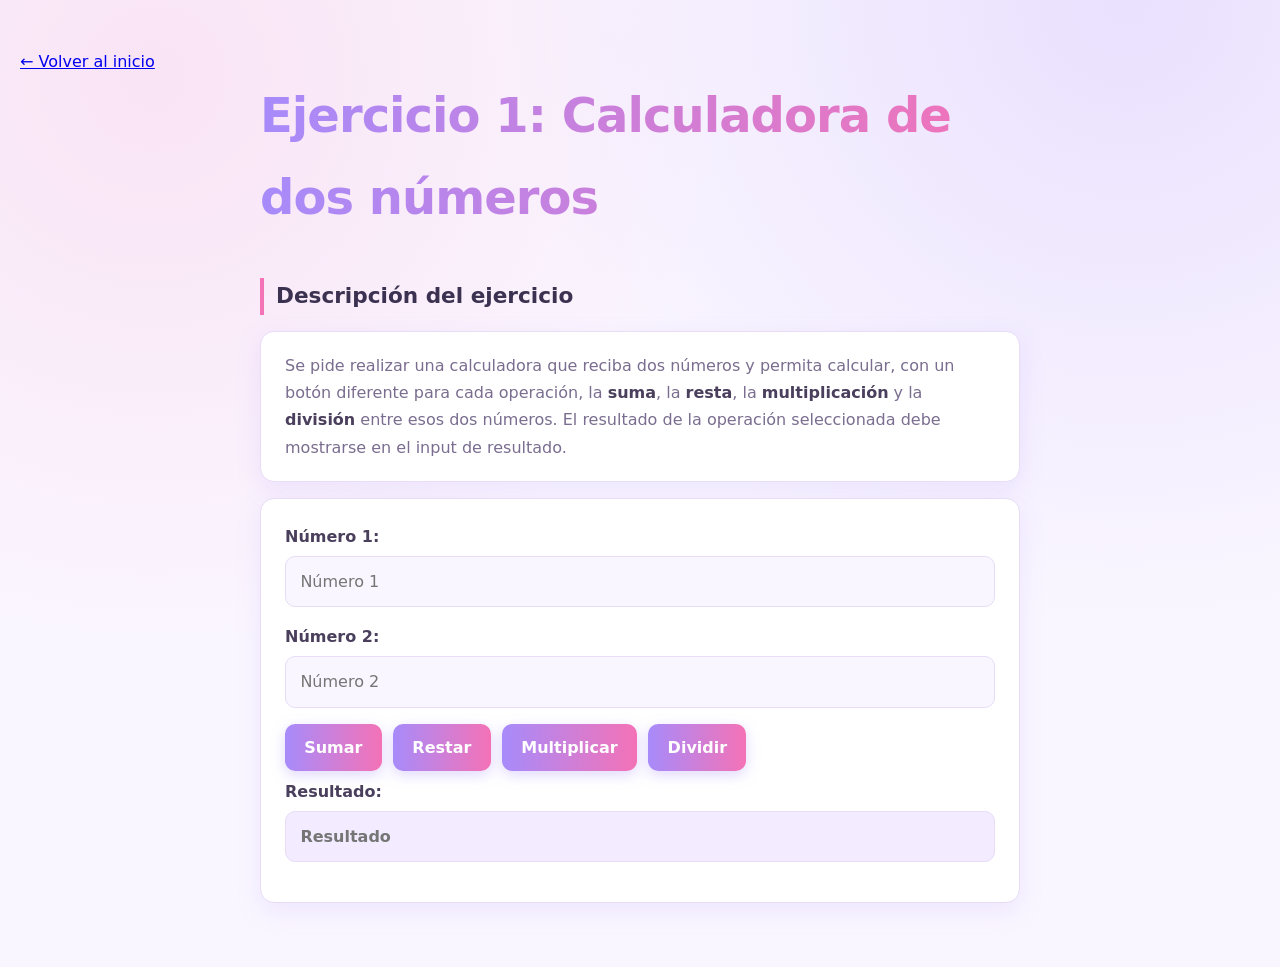
<file: calculadora.html>
<!DOCTYPE html>
<html lang="es">
<head>
  <meta charset="UTF-8">
  <meta name="viewport" content="width=device-width, initial-scale=1.0">
  <title>Ejercicio 1: Calculadora</title>
    <link rel="stylesheet" href="css/style.css">

  <!--
    REQUISITO: vincula aquí tu propio archivo CSS.
    Ejemplo: <link rel="stylesheet" href="estilos.css">
  -->
</head>
<body>

  <a href="index.html">&larr; Volver al inicio</a>

  <h1>Ejercicio 1: Calculadora de dos números</h1>

  <h2>Descripción del ejercicio</h2>
  <p>
    Se pide realizar una calculadora que reciba dos números y permita calcular,
    con un botón diferente para cada operación, la <strong>suma</strong>, la
    <strong>resta</strong>, la <strong>multiplicación</strong> y la
    <strong>división</strong> entre esos dos números. El resultado de la
    operación seleccionada debe mostrarse en el input de resultado.
  </p>

  <!--
    Instrucciones:
    1. Los inputs de este formulario no tienen id ni name: debes acceder a ellos
       desde tu JS usando el DOM (por ejemplo querySelectorAll('input') y la
       posición de cada campo, o recorriendo el formulario).
    2. Agrega el atributo onclick a cada botón, apuntando a una función distinta
       de tu JS (sumar, restar, multiplicar, dividir).
    3. Valida en tu JS qué pasa si se intenta dividir por cero.
    4. Crea y vincula tu propio CSS y tu propio JS.
  -->

  <form>
    <label for="num1">Número 1:</label>
    <input type="number" id="num1" placeholder="Número 1">

    <label for="num2">Número 2:</label>
    <input type="number" id="num2" placeholder="Número 2">

    <button type="button" onclick="sumar()">Sumar</button>
    <button type="button" onclick="restar()">Restar</button>
    <button type="button" onclick="multi()">Multiplicar</button>
    <button type="button" onclick="divi()">Dividir</button>

    <label for="resultado1">Resultado:</label>
    <input type="text" id="resultado1" placeholder="Resultado" readonly>
  </form>


  <script src="js/calculadora.js"></script>
  <!--
    REQUISITO: vincula aquí tu propio archivo JS.
    Ejemplo: <script src="calculadora.js"></script>
  -->
</body>
</html>
</file>
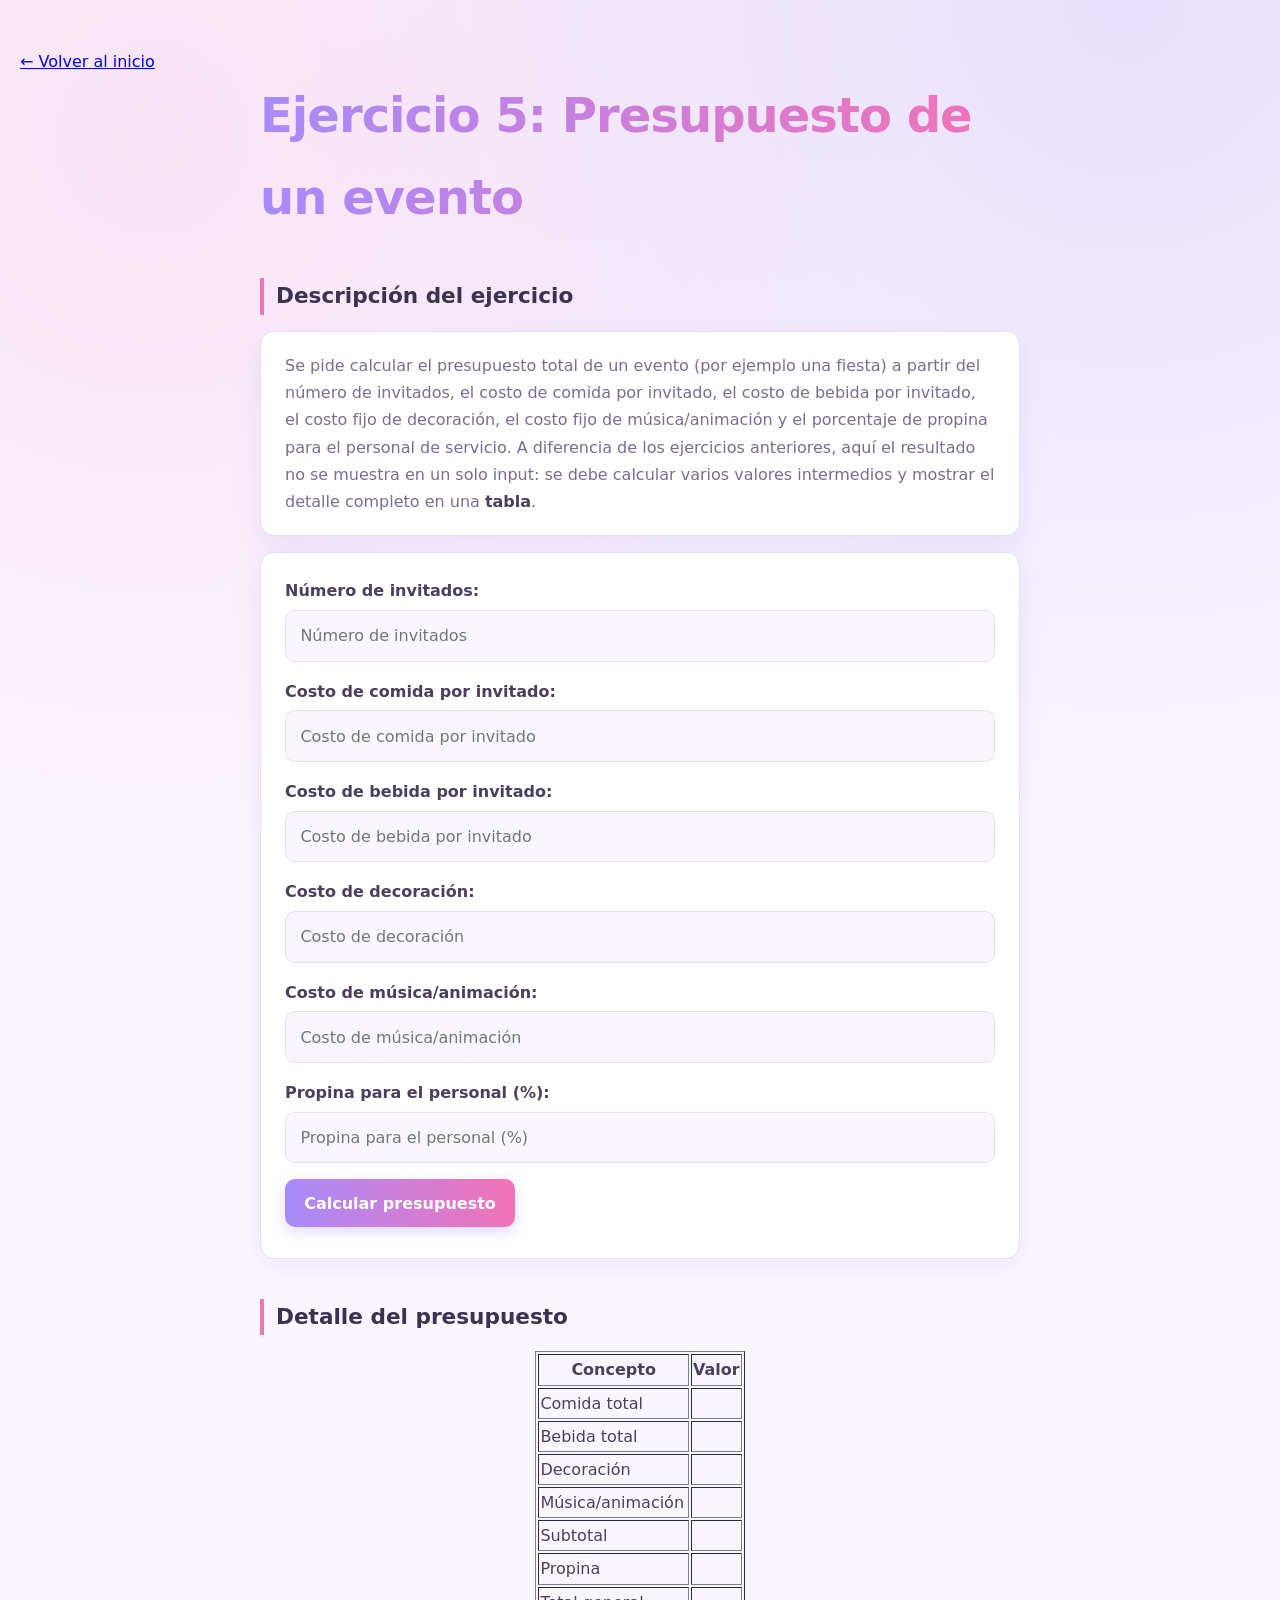
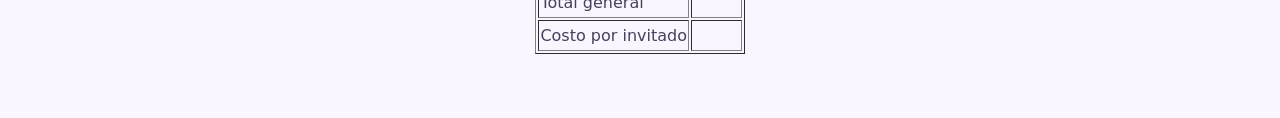
<file: otra.html>
<!DOCTYPE html>
<html lang="es">
<head>
  <meta charset="UTF-8">
  <meta name="viewport" content="width=device-width, initial-scale=1.0">
  <link rel="stylesheet" href="css/style.css">
  <title>Ejercicio 5: Presupuesto de un evento</title>

  <!--
    REQUISITO: vincula aquí tu propio archivo CSS.
    Ejemplo: <link rel="stylesheet" href="estilos.css">
  -->
</head>
<body>

  <a href="index.html">&larr; Volver al inicio</a>

  <h1>Ejercicio 5: Presupuesto de un evento</h1>

  <h2>Descripción del ejercicio</h2>
  <p>
    Se pide calcular el presupuesto total de un evento (por ejemplo una
    fiesta) a partir del número de invitados, el costo de comida por
    invitado, el costo de bebida por invitado, el costo fijo de decoración,
    el costo fijo de música/animación y el porcentaje de propina para el
    personal de servicio. A diferencia de los ejercicios anteriores, aquí
    el resultado no se muestra en un solo input: se debe calcular varios
    valores intermedios y mostrar el detalle completo en una
    <strong>tabla</strong>.
  </p>

  <!--
    Instrucciones:
    1. Los inputs no tienen id ni name: accede a ellos desde tu JS
       recorriendo el DOM del formulario.
    2. Agrega el atributo onclick al botón "Calcular presupuesto",
       apuntando a una función de tu JS.
    3. En tu JS debes calcular, usando variables, al menos:
       - comida total = invitados * costo de comida por invitado
       - bebida total = invitados * costo de bebida por invitado
       - subtotal = comida total + bebida total + decoración + música
       - propina = subtotal * (porcentaje de propina / 100)
       - total general = subtotal + propina
       - costo por invitado = total general / invitados
    4. Las celdas de la columna "Valor" de la tabla tampoco tienen id ni
       name: accede a ellas recorriendo las filas de la tabla
       (querySelectorAll('tbody tr'), children, etc.) y escribe ahí cada
       resultado.
    5. Valida qué pasa si el número de invitados es 0 o está vacío.
    6. Todos los valores de la tabla son dinero: antes de escribirlos en la
       celda, fórmatealos con toLocaleString() (por ejemplo:
       totalGeneral.toLocaleString('es-CO')).
    7. Crea y vincula tu propio CSS y tu propio JS.
  -->

  <form>
    <label for="numero-inv">Número de invitados:</label>
    <input type="number" placeholder="Número de invitados" id="numero-inv">

    <label for="cost-comida">Costo de comida por invitado:</label>
    <input type="number" placeholder="Costo de comida por invitado" id="cost-comida">

    <label for="cost-bebida">Costo de bebida por invitado:</label>
    <input type="number" placeholder="Costo de bebida por invitado" id="cost-bebida">

    <label for="cost-decor">Costo de decoración:</label>
    <input type="number" placeholder="Costo de decoración" id="cost-decor">

    <label for="cost-musica">Costo de música/animación:</label>
    <input type="number" placeholder="Costo de música/animación" id="cost-musica">

    <label for="propina-porc">Propina para el personal (%):</label>
    <input type="number" placeholder="Propina para el personal (%)" id="propina-porc">

    <button type="button" onclick="calcularPresupuesto()">Calcular presupuesto</button>
  </form>

  <h2>Detalle del presupuesto</h2>
  <table border="1">
    <thead>
      <tr>
        <th>Concepto</th>
        <th>Valor</th>
      </tr>
    </thead>
    <tbody>
      <tr>
        <td>Comida total</td>
        <td id="comida-total-s"></td>
      </tr>
      <tr>
        <td>Bebida total</td>
        <td id="bebida-total-s"></td>
      </tr>
      <tr>
        <td>Decoración</td>
        <td id="decoracion"></td>
      </tr>
      <tr>
        <td>Música/animación</td>
        <td id="musica"></td>
      </tr>
      <tr>
        <td>Subtotal</td>
        <td id="subtotal"></td>
      </tr>
      <tr>
        <td>Propina</td>
        <td id="propina"></td>
      </tr>
      <tr>
        <td>Total general</td>
        <td id="total-general"></td>
      </tr>
      <tr>
        <td>Costo por invitado</td>
        <td id="costo-inv"></td>
      </tr>
    </tbody>
  </table>

  <!--
    REQUISITO: vincula aquí tu propio archivo JS.
    Ejemplo: <script src="otra.js"></script>
  -->
    <script src="js/otra.js"></script>

</body>
</html>
</file>
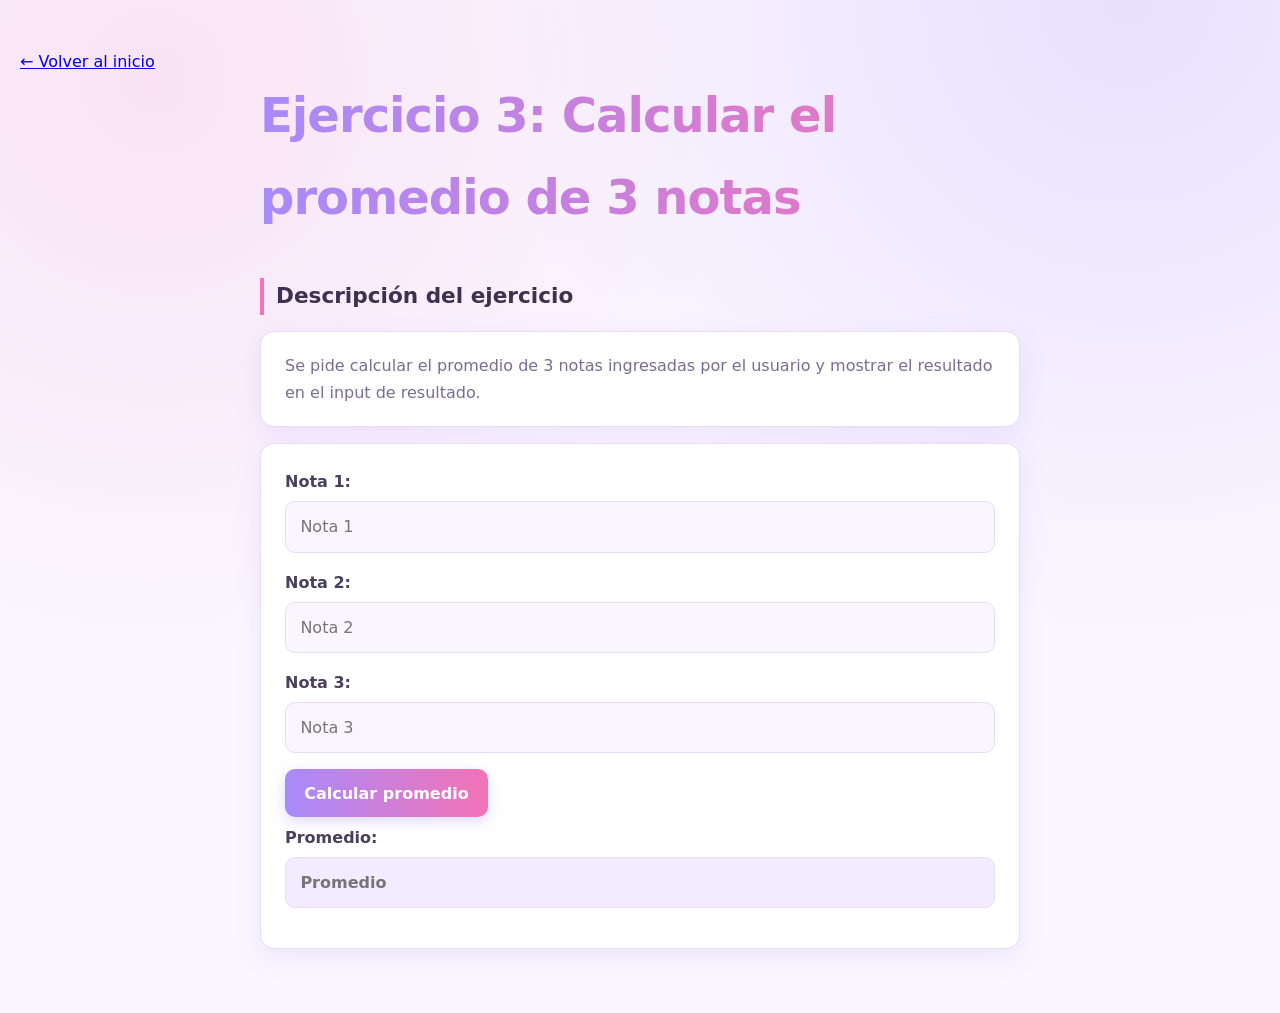
<file: promedio.html>
<!DOCTYPE html>
<html lang="es">
<head>
  <meta charset="UTF-8">
  <meta name="viewport" content="width=device-width, initial-scale=1.0">
      <link rel="stylesheet" href="css/style.css">
  <title>Ejercicio 3: Promedio de notas</title>

  <!--
    REQUISITO: vincula aquí tu propio archivo CSS.
    Ejemplo: <link rel="stylesheet" href="estilos.css">
  -->
</head>
<body>

  <a href="index.html">&larr; Volver al inicio</a>

  <h1>Ejercicio 3: Calcular el promedio de 3 notas</h1>

  <h2>Descripción del ejercicio</h2>
  <p>
    Se pide calcular el promedio de 3 notas ingresadas por el usuario y
    mostrar el resultado en el input de resultado.
  </p>

  <!--
    Instrucciones:
    1. Los inputs no tienen id ni name: accede a ellos desde tu JS recorriendo
       el DOM del formulario.
    2. Agrega el atributo onclick al botón "Calcular promedio", apuntando a
       una función de tu JS.
    3. Opcional: valida que las notas estén en un rango válido (por ejemplo
       entre 0 y 5, o entre 0 y 10, según el sistema que uses).
    4. El promedio es un campo de promedio: antes de mostrarlo, fórmatealo
       con toFixed(2) para que quede con dos decimales.
    5. Crea y vincula tu propio CSS y tu propio JS.
  -->

  <form>
    <label for="nota1">Nota 1:</label>
    <input id="nota1" type="number" step="0.1" placeholder="Nota 1">

    <label for="nota2">Nota 2:</label>
    <input id="nota2" type="number" step="0.1" placeholder="Nota 2">

    <label for="nota3">Nota 3:</label>
    <input id="nota3" type="number" step="0.1" placeholder="Nota 3">

    <button onclick="calcular()" type="button">Calcular promedio</button>

    <label for="promedio">Promedio:</label>
    <input id="promedio" type="text" placeholder="Promedio" readonly>
  </form>

  <!--
    REQUISITO: vincula aquí tu propio archivo JS.
    Ejemplo: <script src="promedio.js"></script>
  -->
      <script src="js/promedio.js"></script>
</body>
</html>
</file>
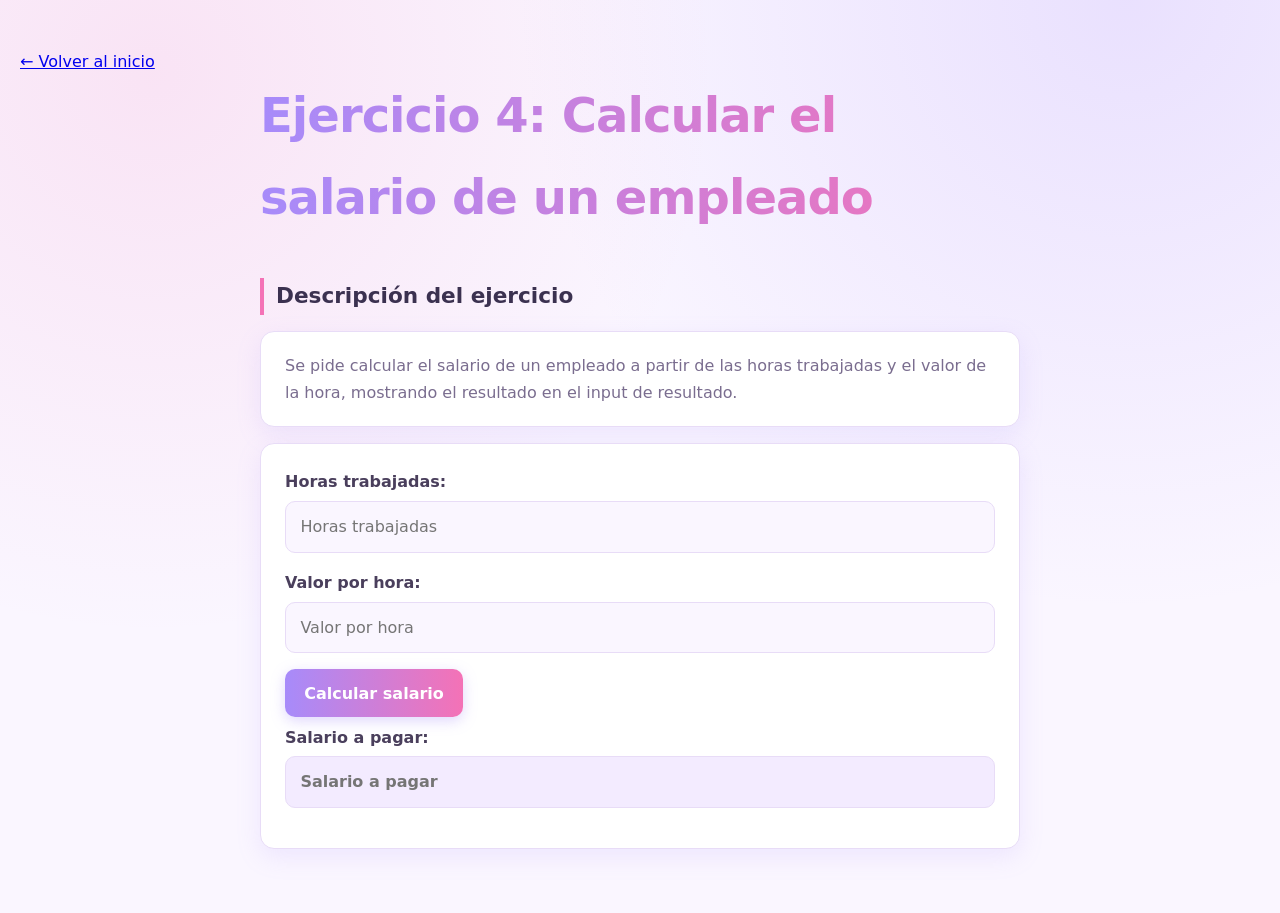
<file: salario.html>
<!DOCTYPE html>
<html lang="es">
<head>
  <meta charset="UTF-8">
  <meta name="viewport" content="width=device-width, initial-scale=1.0">
      <link rel="stylesheet" href="css/style.css">
  <title>Ejercicio 4: Salario de empleado</title>

  <!--
    REQUISITO: vincula aquí tu propio archivo CSS.
    Ejemplo: <link rel="stylesheet" href="estilos.css">
  -->
</head>
<body>

  <a href="index.html">&larr; Volver al inicio</a>

  <h1>Ejercicio 4: Calcular el salario de un empleado</h1>

  <h2>Descripción del ejercicio</h2>
  <p>
    Se pide calcular el salario de un empleado a partir de las horas
    trabajadas y el valor de la hora, mostrando el resultado en el input
    de resultado.
  </p>

  <!--
    Instrucciones:
    1. Los inputs no tienen id ni name: accede a ellos desde tu JS recorriendo
       el DOM del formulario.
    2. Agrega el atributo onclick al botón "Calcular salario", apuntando a
       una función de tu JS.
    3. Opcional: agrega una regla propia, por ejemplo recargo por horas extra
       si se trabajan más de 8 horas al día.
    4. El salario a pagar es un valor en dinero: antes de mostrarlo,
       fórmatealo con toLocaleString() (por ejemplo:
       salario.toLocaleString('es-CO')).
    5. Crea y vincula tu propio CSS y tu propio JS.
  -->

  <form>
    <label for="horas">Horas trabajadas:</label>
    <input type="number" placeholder="Horas trabajadas" id="horas">

    <label for="valor">Valor por hora:</label>
    <input type="number" placeholder="Valor por hora" id="valor">

    <button type="button" onclick="calcular()">Calcular salario</button>

    <label for="resultado">Salario a pagar:</label>
    <input type="text" placeholder="Salario a pagar" readonly id="resultado">
  </form>

  <!--
    REQUISITO: vincula aquí tu propio archivo JS.
    Ejemplo: <script src="salario.js"></script>
  -->
    <script src="js/salario.js"></script>

</body>
</html>
</file>
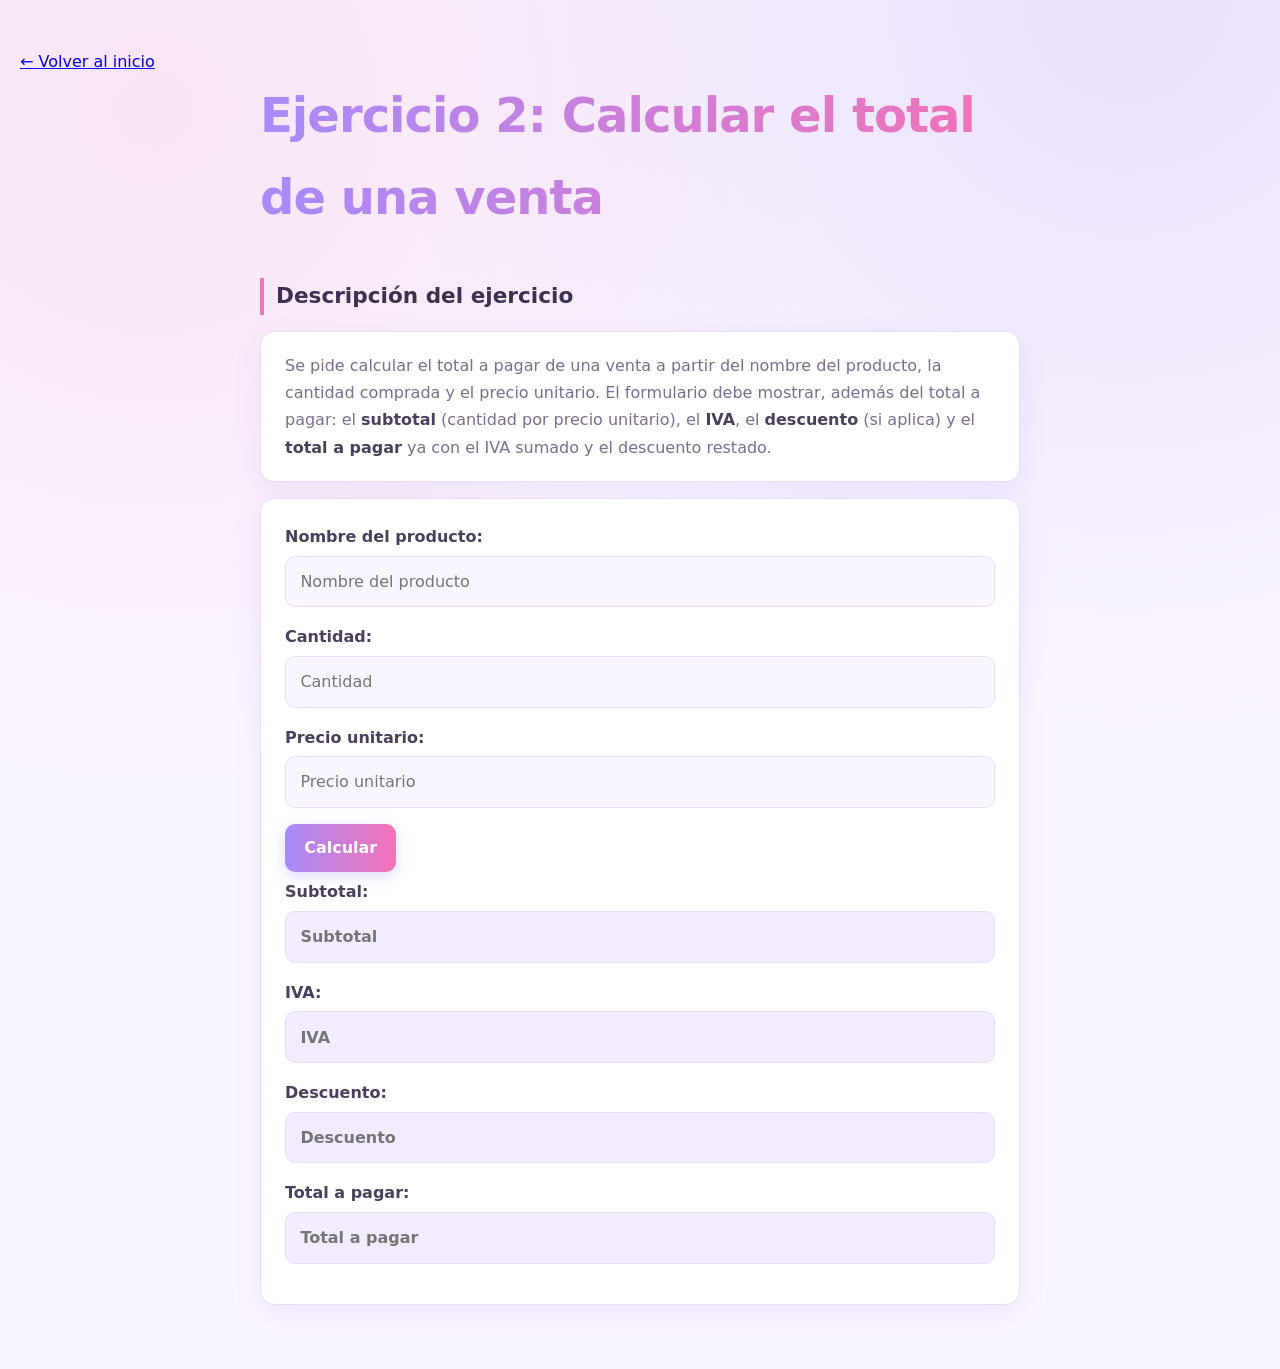
<file: venta.html>
<!DOCTYPE html>
<html lang="es">
<head>
  <meta charset="UTF-8">
  <meta name="viewport" content="width=device-width, initial-scale=1.0">
      <link rel="stylesheet" href="css/style.css">
  <title>Ejercicio 2: Total de venta</title>

  <!--
    REQUISITO: vincula aquí tu propio archivo CSS.
    Ejemplo: <link rel="stylesheet" href="estilos.css">
  -->
</head>
<body>

  <a href="index.html">&larr; Volver al inicio</a>

  <h1>Ejercicio 2: Calcular el total de una venta</h1>

  <h2>Descripción del ejercicio</h2>
  <p>
    Se pide calcular el total a pagar de una venta a partir del nombre del
    producto, la cantidad comprada y el precio unitario. El formulario debe
    mostrar, además del total a pagar: el <strong>subtotal</strong> (cantidad
    por precio unitario), el <strong>IVA</strong>, el <strong>descuento</strong>
    (si aplica) y el <strong>total a pagar</strong> ya con el IVA sumado y el
    descuento restado.
  </p>

  <!--
    Instrucciones:
    1. Define tú mismo el porcentaje de IVA a aplicar (por ejemplo 19%).
    2. Define tú mismo una regla de descuento (por ejemplo: si la cantidad es
       mayor a 10 unidades, aplica un 5% de descuento sobre el subtotal).
    3. Los inputs no tienen id ni name: accede a ellos desde tu JS recorriendo
       el DOM del formulario.
    4. Agrega el atributo onclick al botón "Calcular", apuntando a una función
       de tu JS.
    5. El Subtotal, el IVA, el Descuento y el Total a pagar son valores en
       dinero: antes de mostrarlos, fórmatealos con toLocaleString() (por
       ejemplo: subtotal.toLocaleString('es-CO')).
    6. Crea y vincula tu propio CSS y tu propio JS.
  -->

  <form>
    <label for="producto">Nombre del producto:</label>
    <input type="text" id="producto" placeholder="Nombre del producto">

    <label for="cantidad">Cantidad:</label>
    <input type="number" id="cantidad" placeholder="Cantidad">

    <label for="precio">Precio unitario:</label>
    <input type="number" id="precio" placeholder="Precio unitario">

    <button type="button" onclick="calcular()">Calcular</button>

    <label for="subtotal">Subtotal:</label>
    <input type="text" id="subtotal" placeholder="Subtotal" readonly>

    <label for="iva">IVA:</label>
    <input type="text" id="iva" placeholder="IVA" readonly>

    <label for="descuento">Descuento:</label>
    <input type="text" id="descuento" placeholder="Descuento" readonly>

    <label for="total">Total a pagar:</label>
    <input type="text" id="total" placeholder="Total a pagar" readonly>
  </form>

  <!--
    REQUISITO: vincula aquí tu propio archivo JS.
    Ejemplo: <script src="venta.js"></script>
  -->
    <script src="js/venta.js"></script>
</body>
</html>
</file>
<file: css/style.css>
/* ============================
   Actividad 1: DOM - Estilos
   Paleta suave: lila + rosa pastel
   ============================ */

:root {
  --bg: #faf6ff;
  --surface: #ffffff;
  --surface-2: #f3ebff;
  --text: #4a3f5c;
  --text-muted: #7a6d8f;
  --accent: #a78bfa;
  --accent-2: #f472b6;
  --accent-soft: rgba(167, 139, 250, 0.18);
  --border: #e8dcf7;
  --shadow: 0 8px 24px rgba(167, 139, 250, 0.15);
  --radius: 14px;
}

* {
  box-sizing: border-box;
}

body {
  margin: 0;
  padding: 3rem 1.25rem 4rem;
  font-family: "Segoe UI", system-ui, -apple-system, Roboto, sans-serif;
  line-height: 1.7;
  color: var(--text);
  background:
    radial-gradient(circle at 12% 8%, rgba(244, 114, 182, 0.14), transparent 40%),
    radial-gradient(circle at 88% 0%, rgba(167, 139, 250, 0.2), transparent 42%),
    var(--bg);
  min-height: 100vh;
}

/* Contenedor central */
body > * {
  max-width: 760px;
  margin-left: auto;
  margin-right: auto;
}

/* Títulos */
h1 {
  font-size: clamp(2rem, 5vw, 3rem);
  font-weight: 800;
  letter-spacing: -0.02em;
  margin-top: 0;
  margin-bottom: 1.5rem;
  background: linear-gradient(90deg, var(--accent), var(--accent-2));
  -webkit-background-clip: text;
  background-clip: text;
  -webkit-text-fill-color: transparent;
}

h2 {
  font-size: 1.35rem;
  margin: 2.5rem auto 1rem;
  padding-left: 0.75rem;
  border-left: 4px solid var(--accent-2);
  color: #3b3150;
}

/* Texto */
p {
  background: var(--surface);
  border: 1px solid var(--border);
  border-radius: var(--radius);
  padding: 1.25rem 1.5rem;
  color: var(--text-muted);
  box-shadow: var(--shadow);
}

strong {
  color: var(--text);
}

code {
  font-family: "Fira Code", Consolas, monospace;
  font-size: 0.88em;
  background: var(--surface-2);
  color: #8b5cf6;
  padding: 0.15em 0.45em;
  border-radius: 6px;
  border: 1px solid var(--border);
}

/* Lista de ejercicios */
ul {
  list-style: none;
  padding: 0;
  display: grid;
  gap: 0.75rem;
}

li {
  margin: 0;
}

li a {
  display: block;
  padding: 1rem 1.25rem;
  background: var(--surface);
  border: 1px solid var(--border);
  border-radius: var(--radius);
  color: var(--text);
  text-decoration: none;
  font-weight: 500;
  transition: transform 0.2s ease, border-color 0.2s ease,
              background 0.2s ease, box-shadow 0.2s ease;
}

li a:hover,
li a:focus-visible {
  transform: translateX(6px);
  border-color: var(--accent);
  background: var(--surface-2);
  box-shadow: 0 6px 20px var(--accent-soft);
  outline: none;
}

/* ============================
   Formularios (ejercicios)
   ============================ */

form {
  background: var(--surface);
  border: 1px solid var(--border);
  border-radius: var(--radius);
  padding: 1.5rem;
  box-shadow: var(--shadow);
}

label {
  display: block;
  margin-bottom: 0.35rem;
  font-weight: 600;
  color: var(--text);
}

input {
  width: 100%;
  padding: 0.7rem 0.9rem;
  margin-bottom: 1rem;
  font: inherit;
  color: var(--text);
  background: var(--bg);
  border: 1px solid var(--border);
  border-radius: 10px;
  transition: border-color 0.2s ease, box-shadow 0.2s ease;
}

input:focus {
  outline: none;
  border-color: var(--accent);
  box-shadow: 0 0 0 4px var(--accent-soft);
}

input[readonly],
input:disabled {
  background: var(--surface-2);
  font-weight: 600;
}

button,
input[type="button"],
input[type="submit"] {
  width: auto;
  padding: 0.65rem 1.2rem;
  margin: 0 0.4rem 0.4rem 0;
  font: inherit;
  font-weight: 600;
  color: #fff;
  background: linear-gradient(90deg, var(--accent), var(--accent-2));
  border: none;
  border-radius: 10px;
  cursor: pointer;
  box-shadow: 0 4px 14px rgba(167, 139, 250, 0.35);
  transition: transform 0.15s ease, box-shadow 0.15s ease, filter 0.15s ease;
}

button:hover,
input[type="button"]:hover,
input[type="submit"]:hover {
  transform: translateY(-2px);
  filter: brightness(1.05);
  box-shadow: 0 8px 20px rgba(244, 114, 182, 0.35);
}

button:active,
input[type="button"]:active,
input[type="submit"]:active {
  transform: translateY(0);
}

/* Responsive */
@media (max-width: 480px) {
  body {
    padding: 2rem 1rem 3rem;
  }

  p,
  form {
    padding: 1rem;
  }
}
</file>
